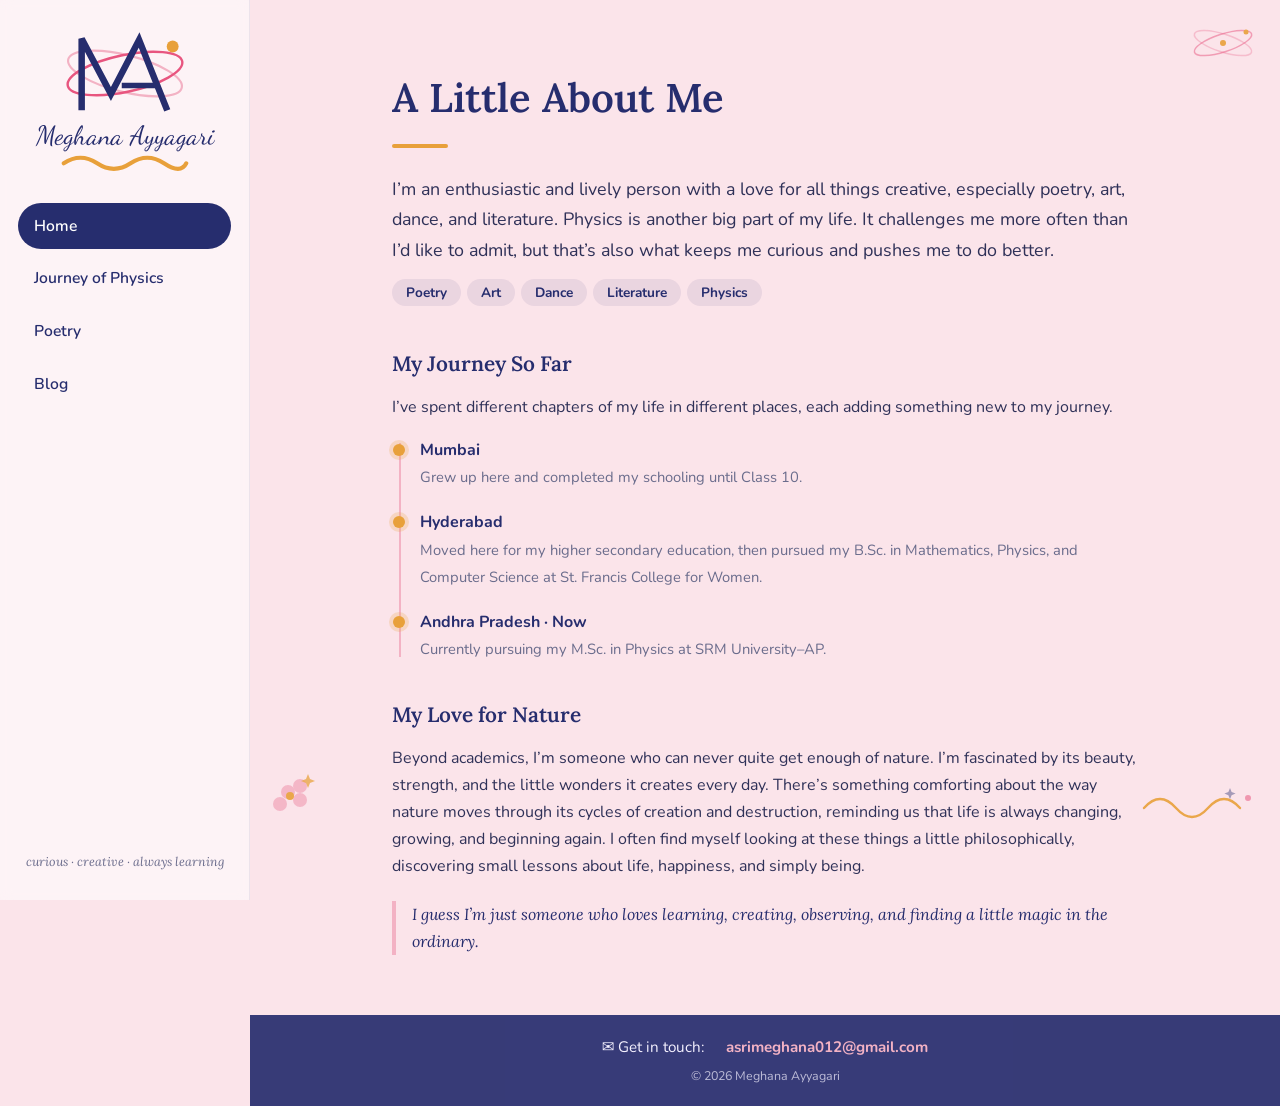
<file: index.html>
<!DOCTYPE html>
<html lang="en">
<head>
<meta charset="UTF-8">
<meta name="viewport" content="width=device-width, initial-scale=1">
<title>Home | Meghana Ayyagari</title>
<link rel="preconnect" href="https://fonts.googleapis.com">
<link rel="preconnect" href="https://fonts.gstatic.com" crossorigin>
<link href="https://fonts.googleapis.com/css2?family=Dancing+Script:wght@600&family=Lora:ital,wght@0,400;0,600;1,400&family=Nunito:wght@400;600;700&display=swap" rel="stylesheet">
<link rel="stylesheet" href="style.css">
</head>
<body data-page="home">

<button class="menu-btn" id="menuBtn" aria-label="Open menu">&#9776;</button>

<aside class="sidebar" id="sidebar">
  <a class="brand" href="index.html">
    <!-- logo: MA monogram with orbit, rebuilt as SVG -->
    <svg viewBox="0 0 120 84" xmlns="http://www.w3.org/2000/svg" role="img" aria-label="MA logo">
      <ellipse cx="60" cy="42" rx="54" ry="17" fill="none" stroke="#f3b2c4" stroke-width="2" transform="rotate(14 60 42)"/>
      <ellipse cx="60" cy="42" rx="54" ry="17" fill="none" stroke="#e8557f" stroke-width="2.2" transform="rotate(-12 60 42)"/>
      <circle cx="104" cy="17" r="5.5" fill="#e8a03a"/>
      <g transform="translate(20 8)" fill="none" stroke="#262d6e" stroke-width="6" stroke-linejoin="miter">
        <polyline points="0,68 0,2 27,53 53,3 79,68" stroke-linecap="butt"/>
        <line x1="37" y1="45" x2="68" y2="45" stroke-width="5"/>
      </g>
    </svg>
    <div class="name">Meghana Ayyagari</div>
    <svg class="squiggle" width="70" height="10" viewBox="0 0 70 10"><path d="M2 5 Q 11 -1 20 5 T 38 5 T 56 5 T 68 5" fill="none" stroke="#e8a03a" stroke-width="2.2" stroke-linecap="round"/></svg>
  </a>
  <nav>
    <a href="index.html" class="active">Home</a>
    <a href="physics.html">Journey of Physics</a>
    <a href="poetry.html">Poetry</a>
    <a href="blog.html">Blog</a>
  </nav>
  <div class="side-note">curious &middot; creative &middot; always learning</div>
</aside>

<!-- tiny corner decor -->
<svg class="decor tr" viewBox="0 0 70 50" aria-hidden="true">
  <ellipse cx="35" cy="25" rx="30" ry="9" fill="none" stroke="#e8557f" stroke-opacity=".55" stroke-width="1.5" transform="rotate(-18 35 25)"/>
  <ellipse cx="35" cy="25" rx="30" ry="9" fill="none" stroke="#e8557f" stroke-opacity=".3" stroke-width="1.5" transform="rotate(18 35 25)"/>
  <circle cx="35" cy="25" r="3" fill="#e8a03a"/>
  <circle cx="58" cy="14" r="2.5" fill="#e8a03a"/>
</svg>
<svg class="decor bl" viewBox="0 0 64 64" aria-hidden="true">
  <g fill="#f3b2c4"><circle cx="20" cy="40" r="7"/><circle cx="32" cy="34" r="7"/><circle cx="32" cy="48" r="7"/><circle cx="12" cy="52" r="7"/><circle cx="24" cy="54" r="0"/></g>
  <circle cx="22" cy="44" r="4" fill="#e8a03a"/>
  <path d="M40 22 l2 5 5 2 -5 2 -2 5 -2-5 -5-2 5-2z" fill="#e8a03a" fill-opacity=".8"/>
</svg>
<svg class="decor br" viewBox="0 0 120 40" aria-hidden="true">
  <path d="M4 26 Q 20 8 36 26 T 68 26 T 100 26" fill="none" stroke="#e8a03a" stroke-width="2.4" stroke-linecap="round"/>
  <circle cx="108" cy="16" r="3" fill="#e8557f" fill-opacity=".6"/>
  <path d="M90 6 l1.6 4 4 1.6 -4 1.6 -1.6 4 -1.6-4 -4-1.6 4-1.6z" fill="#262d6e" fill-opacity=".45"/>
</svg>

<main>

  <section class="page" id="home" data-title="Home">
    <h1>A Little About Me</h1>
    <div class="rule"></div>
    <p class="lead">I&rsquo;m an enthusiastic and lively person with a love for all things creative, especially poetry, art, dance, and literature. Physics is another big part of my life. It challenges me more often than I&rsquo;d like to admit, but that&rsquo;s also what keeps me curious and pushes me to do better.</p>
    <p>
      <span class="tag">Poetry</span><span class="tag">Art</span><span class="tag">Dance</span><span class="tag">Literature</span><span class="tag">Physics</span>
    </p>

    <h2>My Journey So Far</h2>
    <p>I&rsquo;ve spent different chapters of my life in different places, each adding something new to my journey.</p>
    <ul class="timeline">
      <li><b>Mumbai</b><small>Grew up here and completed my schooling until Class 10.</small></li>
      <li><b>Hyderabad</b><small>Moved here for my higher secondary education, then pursued my B.Sc. in Mathematics, Physics, and Computer Science at St. Francis College for Women.</small></li>
      <li><b>Andhra Pradesh &middot; Now</b><small>Currently pursuing my M.Sc. in Physics at SRM University&ndash;AP.</small></li>
    </ul>

    <h2>My Love for Nature</h2>
    <p>Beyond academics, I&rsquo;m someone who can never quite get enough of nature. I&rsquo;m fascinated by its beauty, strength, and the little wonders it creates every day. There&rsquo;s something comforting about the way nature moves through its cycles of creation and destruction, reminding us that life is always changing, growing, and beginning again. I often find myself looking at these things a little philosophically, discovering small lessons about life, happiness, and simply being.</p>
    <p class="quote">I guess I&rsquo;m just someone who loves learning, creating, observing, and finding a little magic in the ordinary.</p>
  </section>

  <!-- contact footer (same on every page) -->
  <footer>
    <div class="row">
      <span>&#9993; Get in touch:</span>
      <a href="mailto:asrimeghana012@gmail.com">asrimeghana012@gmail.com</a>
    </div>
    <div class="tiny">&copy; <span id="yr"></span> Meghana Ayyagari</div>
  </footer>
</main>

<script>

  document.getElementById('menuBtn').addEventListener('click', function(){ document.getElementById('sidebar').classList.toggle('open'); });
  document.getElementById('yr').textContent = new Date().getFullYear();
</script>
</body>
</html>
</file>
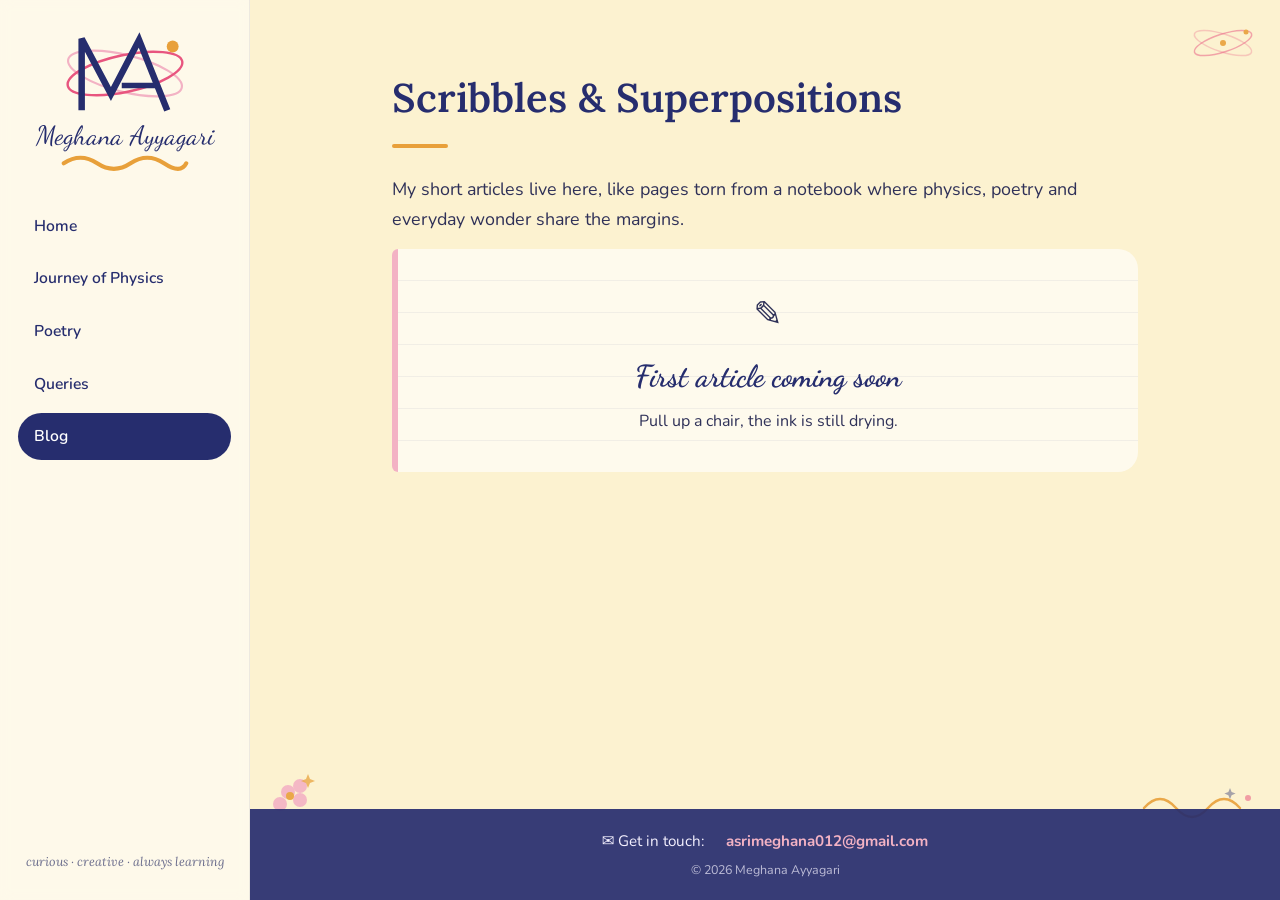
<file: blog.html>
<!DOCTYPE html>
<html lang="en">
<head>
<meta charset="UTF-8">
<meta name="viewport" content="width=device-width, initial-scale=1">
<title>Blog | Meghana Ayyagari</title>
<link rel="preconnect" href="https://fonts.googleapis.com">
<link rel="preconnect" href="https://fonts.gstatic.com" crossorigin>
<link href="https://fonts.googleapis.com/css2?family=Dancing+Script:wght@600&family=Lora:ital,wght@0,400;0,600;1,400&family=Nunito:wght@400;600;700&display=swap" rel="stylesheet">
<link rel="stylesheet" href="style.css">
</head>
<body data-page="blog">

<button class="menu-btn" id="menuBtn" aria-label="Open menu">&#9776;</button>

<aside class="sidebar" id="sidebar">
  <a class="brand" href="index.html">
    <!-- logo: MA monogram with orbit, rebuilt as SVG -->
    <svg viewBox="0 0 120 84" xmlns="http://www.w3.org/2000/svg" role="img" aria-label="MA logo">
      <ellipse cx="60" cy="42" rx="54" ry="17" fill="none" stroke="#f3b2c4" stroke-width="2" transform="rotate(14 60 42)"/>
      <ellipse cx="60" cy="42" rx="54" ry="17" fill="none" stroke="#e8557f" stroke-width="2.2" transform="rotate(-12 60 42)"/>
      <circle cx="104" cy="17" r="5.5" fill="#e8a03a"/>
      <g transform="translate(20 8)" fill="none" stroke="#262d6e" stroke-width="6" stroke-linejoin="miter">
        <polyline points="0,68 0,2 27,53 53,3 79,68" stroke-linecap="butt"/>
        <line x1="37" y1="45" x2="68" y2="45" stroke-width="5"/>
      </g>
    </svg>
    <div class="name">Meghana Ayyagari</div>
    <svg class="squiggle" width="70" height="10" viewBox="0 0 70 10"><path d="M2 5 Q 11 -1 20 5 T 38 5 T 56 5 T 68 5" fill="none" stroke="#e8a03a" stroke-width="2.2" stroke-linecap="round"/></svg>
  </a>
  <nav>
    <a href="index.html">Home</a>
    <a href="physics.html">Journey of Physics</a>
    <a href="poetry.html">Poetry</a>
    <a href="queries.html">Queries</a>
    <a href="blog.html" class="active">Blog</a>
  </nav>
  <div class="side-note">curious &middot; creative &middot; always learning</div>
</aside>

<!-- tiny corner decor -->
<svg class="decor tr" viewBox="0 0 70 50" aria-hidden="true">
  <ellipse cx="35" cy="25" rx="30" ry="9" fill="none" stroke="#e8557f" stroke-opacity=".55" stroke-width="1.5" transform="rotate(-18 35 25)"/>
  <ellipse cx="35" cy="25" rx="30" ry="9" fill="none" stroke="#e8557f" stroke-opacity=".3" stroke-width="1.5" transform="rotate(18 35 25)"/>
  <circle cx="35" cy="25" r="3" fill="#e8a03a"/>
  <circle cx="58" cy="14" r="2.5" fill="#e8a03a"/>
</svg>
<svg class="decor bl" viewBox="0 0 64 64" aria-hidden="true">
  <g fill="#f3b2c4"><circle cx="20" cy="40" r="7"/><circle cx="32" cy="34" r="7"/><circle cx="32" cy="48" r="7"/><circle cx="12" cy="52" r="7"/><circle cx="24" cy="54" r="0"/></g>
  <circle cx="22" cy="44" r="4" fill="#e8a03a"/>
  <path d="M40 22 l2 5 5 2 -5 2 -2 5 -2-5 -5-2 5-2z" fill="#e8a03a" fill-opacity=".8"/>
</svg>
<svg class="decor br" viewBox="0 0 120 40" aria-hidden="true">
  <path d="M4 26 Q 20 8 36 26 T 68 26 T 100 26" fill="none" stroke="#e8a03a" stroke-width="2.4" stroke-linecap="round"/>
  <circle cx="108" cy="16" r="3" fill="#e8557f" fill-opacity=".6"/>
  <path d="M90 6 l1.6 4 4 1.6 -4 1.6 -1.6 4 -1.6-4 -4-1.6 4-1.6z" fill="#262d6e" fill-opacity=".45"/>
</svg>

<main>

  <section class="page" id="blog" data-title="Blog">
    <h1>Scribbles &amp; Superpositions</h1>
    <div class="rule"></div>
    <p class="lead">My short articles live here, like pages torn from a notebook where physics, poetry and everyday wonder share the margins.</p>
    <div class="posts" id="posts"></div>
  </section>

  <!-- contact footer (same on every page) -->
  <footer>
    <div class="row">
      <span>&#9993; Get in touch:</span>
      <a href="mailto:asrimeghana012@gmail.com">asrimeghana012@gmail.com</a>
    </div>
    <div class="tiny">&copy; <span id="yr"></span> Meghana Ayyagari</div>
  </footer>
</main>

<script>
  /* ---------- BLOG POSTS: add your articles here ----------
     Copy this template into the array, one object per article:
     {
       title: "Why the Math Gets Easier",
       date: "October 2026",
       body: "Your short article text. Use <br><br> for paragraph breaks."
     }
  */
  const posts = [];

  const postsEl = document.getElementById('posts');
  if (posts.length === 0) {
    postsEl.innerHTML = '<div class="post empty"><div class="pen">&#9998;</div><h3>First article coming soon</h3><p style="margin:0">Pull up a chair, the ink is still drying.</p></div>';
  } else {
    postsEl.innerHTML = posts.map(p =>
      '<article class="post"><h3>' + p.title + '</h3><div class="date">' + p.date + '</div><p style="margin:0">' + p.body + '</p></article>'
    ).join('');
  }


  document.getElementById('menuBtn').addEventListener('click', function(){ document.getElementById('sidebar').classList.toggle('open'); });
  document.getElementById('yr').textContent = new Date().getFullYear();
</script>
</body>
</html>
</file>
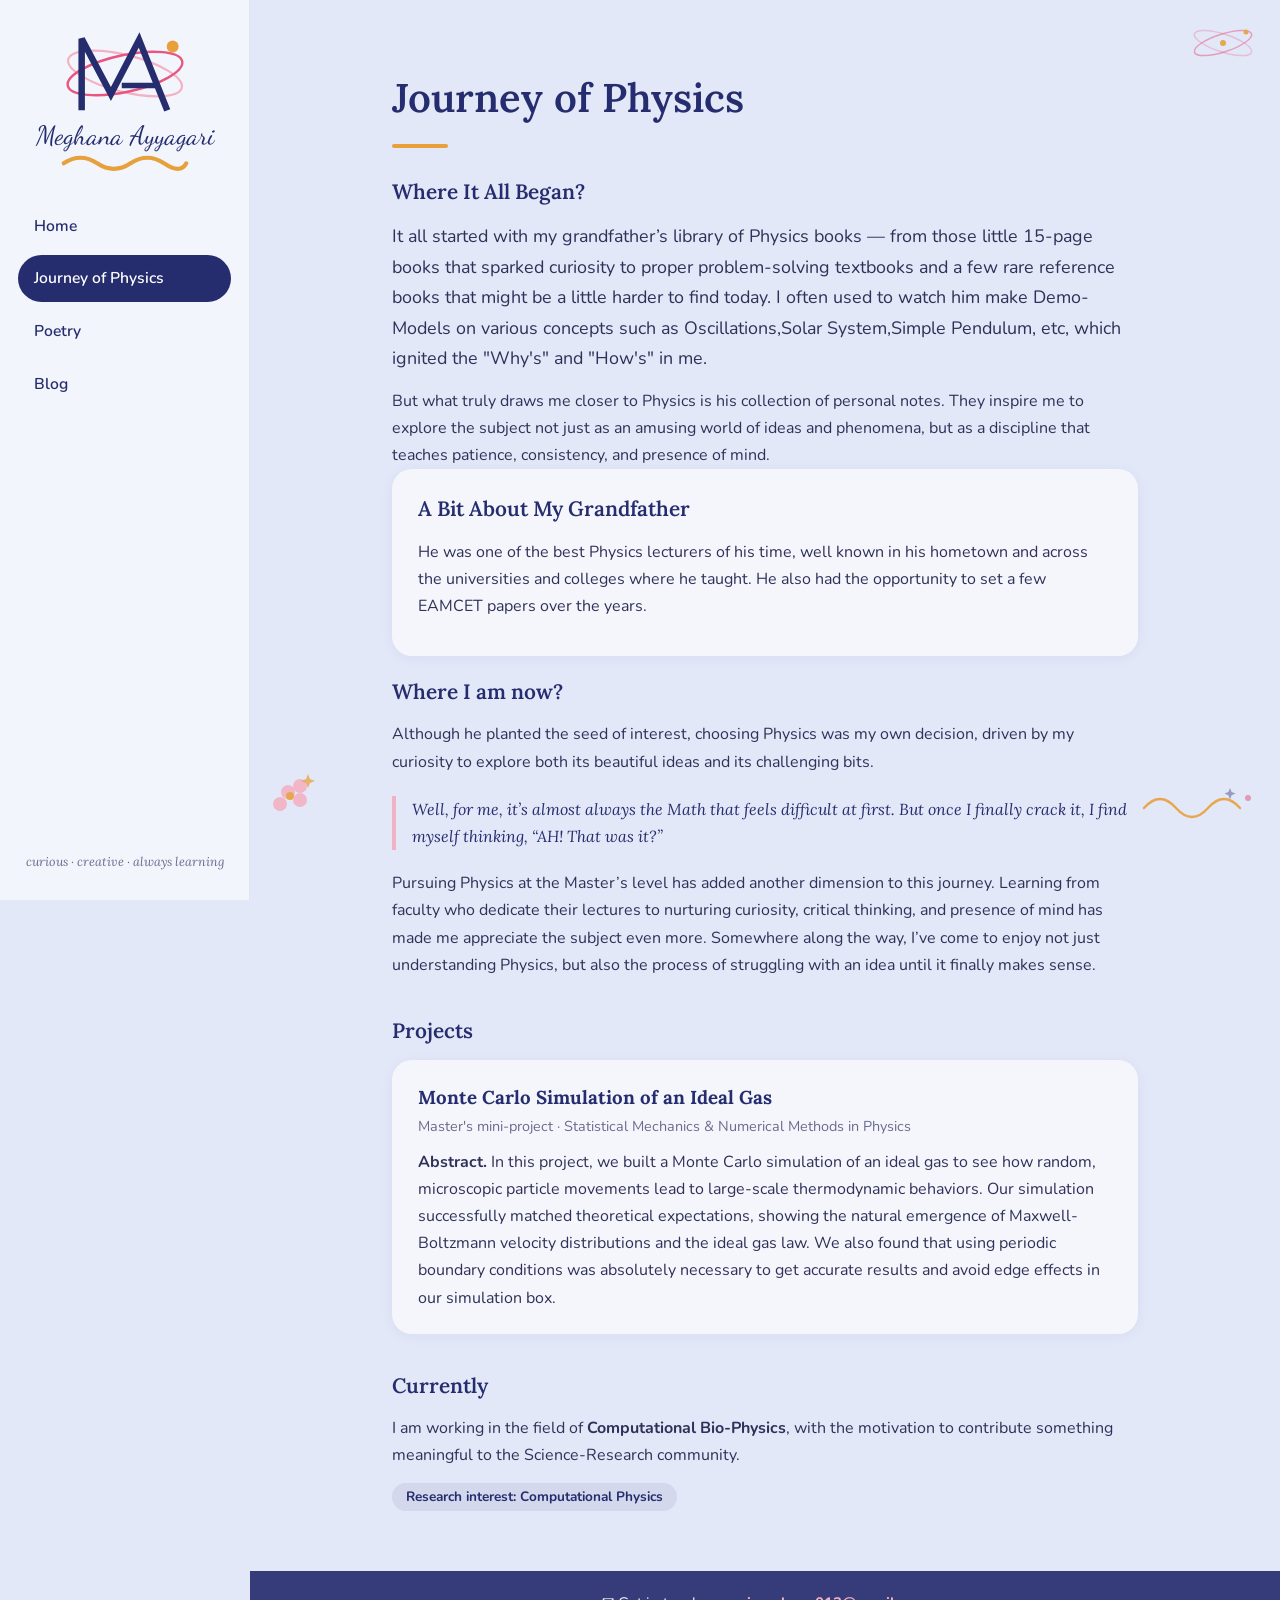
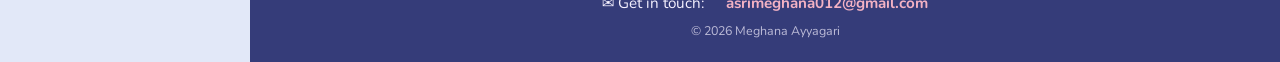
<file: physics.html>
<!DOCTYPE html>
<html lang="en">
<head>
<meta charset="UTF-8">
<meta name="viewport" content="width=device-width, initial-scale=1">
<title>Journey of Physics | Meghana Ayyagari</title>
<link rel="preconnect" href="https://fonts.googleapis.com">
<link rel="preconnect" href="https://fonts.gstatic.com" crossorigin>
<link href="https://fonts.googleapis.com/css2?family=Dancing+Script:wght@600&family=Lora:ital,wght@0,400;0,600;1,400&family=Nunito:wght@400;600;700&display=swap" rel="stylesheet">
<link rel="stylesheet" href="style.css">
</head>
<body data-page="physics">

<button class="menu-btn" id="menuBtn" aria-label="Open menu">&#9776;</button>

<aside class="sidebar" id="sidebar">
  <a class="brand" href="index.html">
    <!-- logo: MA monogram with orbit, rebuilt as SVG -->
    <svg viewBox="0 0 120 84" xmlns="http://www.w3.org/2000/svg" role="img" aria-label="MA logo">
      <ellipse cx="60" cy="42" rx="54" ry="17" fill="none" stroke="#f3b2c4" stroke-width="2" transform="rotate(14 60 42)"/>
      <ellipse cx="60" cy="42" rx="54" ry="17" fill="none" stroke="#e8557f" stroke-width="2.2" transform="rotate(-12 60 42)"/>
      <circle cx="104" cy="17" r="5.5" fill="#e8a03a"/>
      <g transform="translate(20 8)" fill="none" stroke="#262d6e" stroke-width="6" stroke-linejoin="miter">
        <polyline points="0,68 0,2 27,53 53,3 79,68" stroke-linecap="butt"/>
        <line x1="37" y1="45" x2="68" y2="45" stroke-width="5"/>
      </g>
    </svg>
    <div class="name">Meghana Ayyagari</div>
    <svg class="squiggle" width="70" height="10" viewBox="0 0 70 10"><path d="M2 5 Q 11 -1 20 5 T 38 5 T 56 5 T 68 5" fill="none" stroke="#e8a03a" stroke-width="2.2" stroke-linecap="round"/></svg>
  </a>
  <nav>
    <a href="index.html">Home</a>
    <a href="physics.html" class="active">Journey of Physics</a>
    <a href="poetry.html">Poetry</a>
    <a href="blog.html">Blog</a>
  </nav>
  <div class="side-note">curious &middot; creative &middot; always learning</div>
</aside>

<!-- tiny corner decor -->
<svg class="decor tr" viewBox="0 0 70 50" aria-hidden="true">
  <ellipse cx="35" cy="25" rx="30" ry="9" fill="none" stroke="#e8557f" stroke-opacity=".55" stroke-width="1.5" transform="rotate(-18 35 25)"/>
  <ellipse cx="35" cy="25" rx="30" ry="9" fill="none" stroke="#e8557f" stroke-opacity=".3" stroke-width="1.5" transform="rotate(18 35 25)"/>
  <circle cx="35" cy="25" r="3" fill="#e8a03a"/>
  <circle cx="58" cy="14" r="2.5" fill="#e8a03a"/>
</svg>
<svg class="decor bl" viewBox="0 0 64 64" aria-hidden="true">
  <g fill="#f3b2c4"><circle cx="20" cy="40" r="7"/><circle cx="32" cy="34" r="7"/><circle cx="32" cy="48" r="7"/><circle cx="12" cy="52" r="7"/><circle cx="24" cy="54" r="0"/></g>
  <circle cx="22" cy="44" r="4" fill="#e8a03a"/>
  <path d="M40 22 l2 5 5 2 -5 2 -2 5 -2-5 -5-2 5-2z" fill="#e8a03a" fill-opacity=".8"/>
</svg>
<svg class="decor br" viewBox="0 0 120 40" aria-hidden="true">
  <path d="M4 26 Q 20 8 36 26 T 68 26 T 100 26" fill="none" stroke="#e8a03a" stroke-width="2.4" stroke-linecap="round"/>
  <circle cx="108" cy="16" r="3" fill="#e8557f" fill-opacity=".6"/>
  <path d="M90 6 l1.6 4 4 1.6 -4 1.6 -1.6 4 -1.6-4 -4-1.6 4-1.6z" fill="#262d6e" fill-opacity=".45"/>
</svg>

<main>

  <section class="page" id="physics" data-title="Journey of Physics">
    <h1>Journey of Physics</h1>
    <div class="rule"></div>
    <h2 style="margin-top:0">Where It All Began?</h2>
    <p class="lead">It all started with my grandfather&rsquo;s library of Physics books &mdash; from those little 15-page books that sparked curiosity to proper problem-solving textbooks and a few rare reference books that might be a little harder to find today. I often used to watch him make Demo-Models on various concepts such as Oscillations,Solar System,Simple Pendulum, etc, which ignited the "Why's" and "How's" in me.</p>
    <p style="margin-bottom:0">But what truly draws me closer to Physics is his collection of personal notes. They inspire me to explore the subject not just as an amusing world of ideas and phenomena, but as a discipline that teaches patience, consistency, and presence of mind.</p>

    <div class="card">
      <h2 style="margin-top:0">A Bit About My Grandfather</h2>
      <p>He was one of the best Physics lecturers of his time, well known in his hometown and across the universities and colleges where he taught. He also had the opportunity to set a few EAMCET papers over the years.</p>
    </div>

    <h2 style="margin-top:0">Where I am now?</h2>
    <p>Although he planted the seed of interest, choosing Physics was my own decision, driven by my curiosity to explore both its beautiful ideas and its challenging bits.</p>
    <p class="quote">Well, for me, it&rsquo;s almost always the Math that feels difficult at first. But once I finally crack it, I find myself thinking, &ldquo;AH! That was it?&rdquo;</p>
    <p>Pursuing Physics at the Master&rsquo;s level has added another dimension to this journey. Learning from faculty who dedicate their lectures to nurturing curiosity, critical thinking, and presence of mind has made me appreciate the subject even more. Somewhere along the way, I&rsquo;ve come to enjoy not just understanding Physics, but also the process of struggling with an idea until it finally makes sense.</p>

    <h2>Projects</h2>
    <div class="card">
      <h3 style="font-family:'Lora',serif;color:var(--navy)">Monte Carlo Simulation of an Ideal Gas</h3>
      <div class="meta">Master's mini-project &middot; Statistical Mechanics &amp; Numerical Methods in Physics</div>
      <p style="margin-bottom:0"><b>Abstract.</b> In this project, we built a Monte Carlo simulation of an ideal gas to see how random, microscopic particle movements lead to large-scale thermodynamic behaviors. Our simulation successfully matched theoretical expectations, showing the natural emergence of Maxwell-Boltzmann velocity distributions and the ideal gas law. We also found that using periodic boundary conditions was absolutely necessary to get accurate results and avoid edge effects in our simulation box.</p>
    </div>

    <h2>Currently</h2>
    <p>I am working in the field of <b>Computational Bio-Physics</b>, with the motivation to contribute something meaningful to the Science-Research community.</p>
    <p><span class="tag">Research interest: Computational Physics</span></p>
  </section>

  <!-- contact footer (same on every page) -->
  <footer>
    <div class="row">
      <span>&#9993; Get in touch:</span>
      <a href="mailto:asrimeghana012@gmail.com">asrimeghana012@gmail.com</a>
    </div>
    <div class="tiny">&copy; <span id="yr"></span> Meghana Ayyagari</div>
  </footer>
</main>

<script>

  document.getElementById('menuBtn').addEventListener('click', function(){ document.getElementById('sidebar').classList.toggle('open'); });
  document.getElementById('yr').textContent = new Date().getFullYear();
</script>
</body>
</html>
</file>
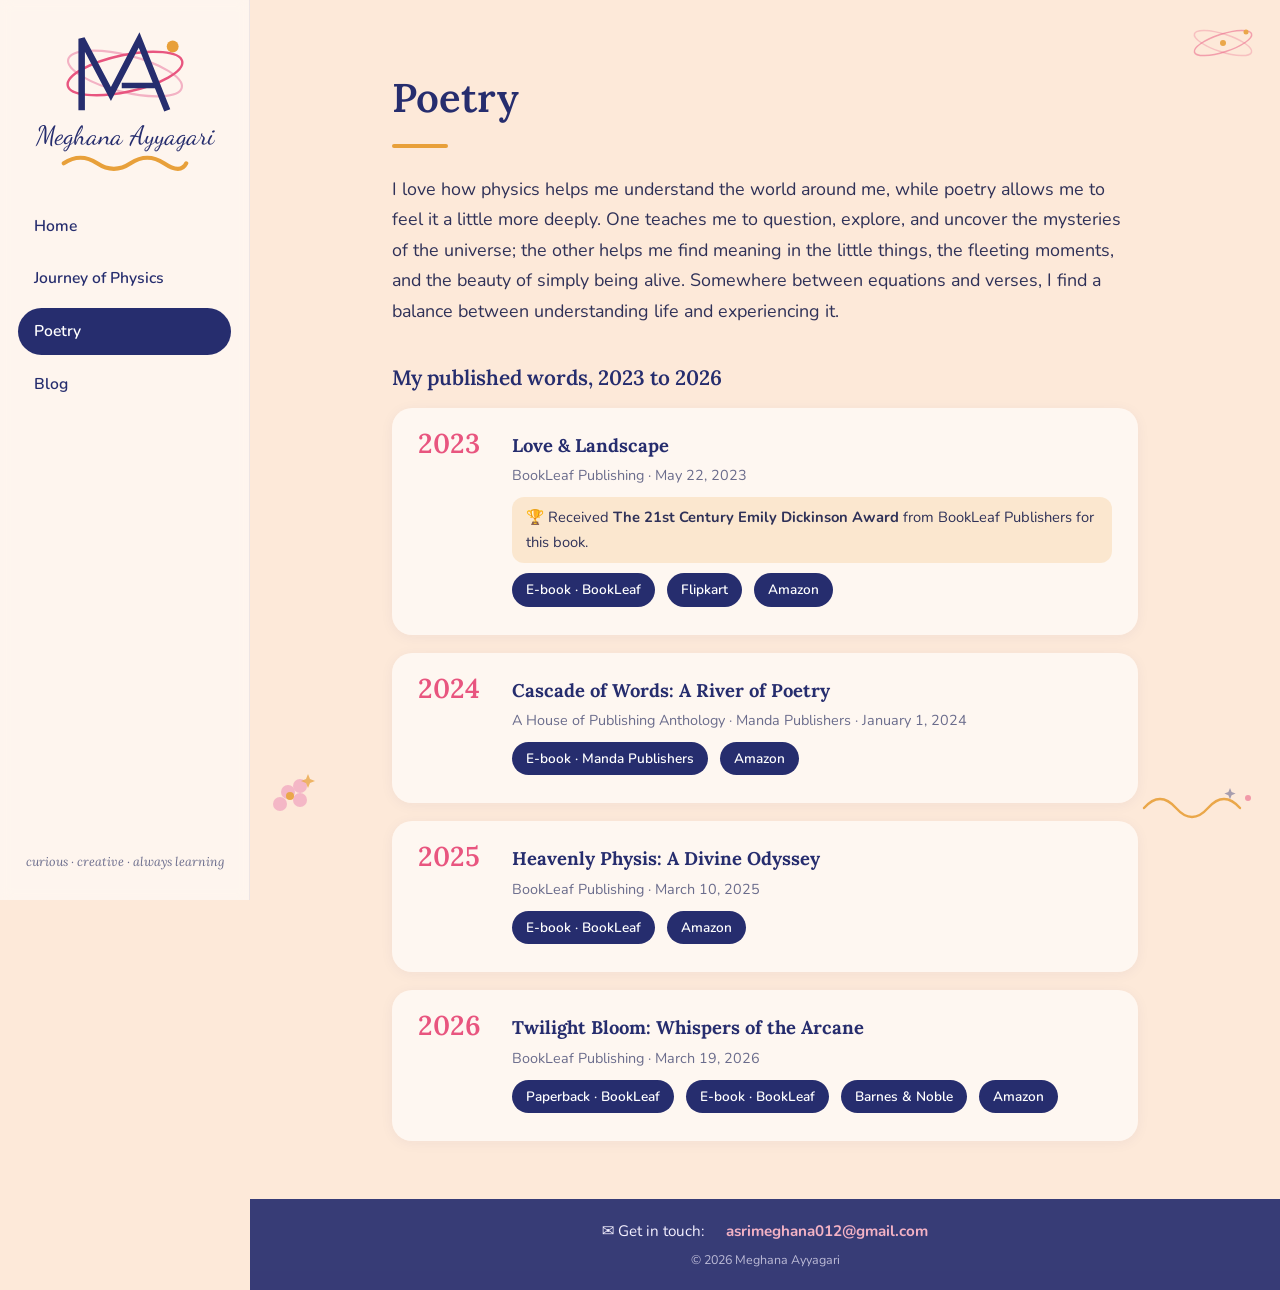
<file: poetry.html>
<!DOCTYPE html>
<html lang="en">
<head>
<meta charset="UTF-8">
<meta name="viewport" content="width=device-width, initial-scale=1">
<title>Poetry | Meghana Ayyagari</title>
<link rel="preconnect" href="https://fonts.googleapis.com">
<link rel="preconnect" href="https://fonts.gstatic.com" crossorigin>
<link href="https://fonts.googleapis.com/css2?family=Dancing+Script:wght@600&family=Lora:ital,wght@0,400;0,600;1,400&family=Nunito:wght@400;600;700&display=swap" rel="stylesheet">
<link rel="stylesheet" href="style.css">
</head>
<body data-page="poetry">

<button class="menu-btn" id="menuBtn" aria-label="Open menu">&#9776;</button>

<aside class="sidebar" id="sidebar">
  <a class="brand" href="index.html">
    <!-- logo: MA monogram with orbit, rebuilt as SVG -->
    <svg viewBox="0 0 120 84" xmlns="http://www.w3.org/2000/svg" role="img" aria-label="MA logo">
      <ellipse cx="60" cy="42" rx="54" ry="17" fill="none" stroke="#f3b2c4" stroke-width="2" transform="rotate(14 60 42)"/>
      <ellipse cx="60" cy="42" rx="54" ry="17" fill="none" stroke="#e8557f" stroke-width="2.2" transform="rotate(-12 60 42)"/>
      <circle cx="104" cy="17" r="5.5" fill="#e8a03a"/>
      <g transform="translate(20 8)" fill="none" stroke="#262d6e" stroke-width="6" stroke-linejoin="miter">
        <polyline points="0,68 0,2 27,53 53,3 79,68" stroke-linecap="butt"/>
        <line x1="37" y1="45" x2="68" y2="45" stroke-width="5"/>
      </g>
    </svg>
    <div class="name">Meghana Ayyagari</div>
    <svg class="squiggle" width="70" height="10" viewBox="0 0 70 10"><path d="M2 5 Q 11 -1 20 5 T 38 5 T 56 5 T 68 5" fill="none" stroke="#e8a03a" stroke-width="2.2" stroke-linecap="round"/></svg>
  </a>
  <nav>
    <a href="index.html">Home</a>
    <a href="physics.html">Journey of Physics</a>
    <a href="poetry.html" class="active">Poetry</a>
    <a href="blog.html">Blog</a>
  </nav>
  <div class="side-note">curious &middot; creative &middot; always learning</div>
</aside>

<!-- tiny corner decor -->
<svg class="decor tr" viewBox="0 0 70 50" aria-hidden="true">
  <ellipse cx="35" cy="25" rx="30" ry="9" fill="none" stroke="#e8557f" stroke-opacity=".55" stroke-width="1.5" transform="rotate(-18 35 25)"/>
  <ellipse cx="35" cy="25" rx="30" ry="9" fill="none" stroke="#e8557f" stroke-opacity=".3" stroke-width="1.5" transform="rotate(18 35 25)"/>
  <circle cx="35" cy="25" r="3" fill="#e8a03a"/>
  <circle cx="58" cy="14" r="2.5" fill="#e8a03a"/>
</svg>
<svg class="decor bl" viewBox="0 0 64 64" aria-hidden="true">
  <g fill="#f3b2c4"><circle cx="20" cy="40" r="7"/><circle cx="32" cy="34" r="7"/><circle cx="32" cy="48" r="7"/><circle cx="12" cy="52" r="7"/><circle cx="24" cy="54" r="0"/></g>
  <circle cx="22" cy="44" r="4" fill="#e8a03a"/>
  <path d="M40 22 l2 5 5 2 -5 2 -2 5 -2-5 -5-2 5-2z" fill="#e8a03a" fill-opacity=".8"/>
</svg>
<svg class="decor br" viewBox="0 0 120 40" aria-hidden="true">
  <path d="M4 26 Q 20 8 36 26 T 68 26 T 100 26" fill="none" stroke="#e8a03a" stroke-width="2.4" stroke-linecap="round"/>
  <circle cx="108" cy="16" r="3" fill="#e8557f" fill-opacity=".6"/>
  <path d="M90 6 l1.6 4 4 1.6 -4 1.6 -1.6 4 -1.6-4 -4-1.6 4-1.6z" fill="#262d6e" fill-opacity=".45"/>
</svg>

<main>

  <section class="page" id="poetry" data-title="Poetry">
    <h1>Poetry</h1>
    <div class="rule"></div>
    <p class="lead">I love how physics helps me understand the world around me, while poetry allows me to feel it a little more deeply. One teaches me to question, explore, and uncover the mysteries of the universe; the other helps me find meaning in the little things, the fleeting moments, and the beauty of simply being alive. Somewhere between equations and verses, I find a balance between understanding life and experiencing it.</p>
    <h2>My published words, 2023 to 2026</h2>

    <article class="card book">
      <div class="year">2023</div>
      <div>
        <h3>Love &amp; Landscape</h3>
        <div class="meta">BookLeaf Publishing &middot; May 22, 2023</div>
        <div class="award">&#127942; Received <b>The 21st Century Emily Dickinson Award</b> from BookLeaf Publishers for this book.</div>
        <div class="links">
          <a href="https://ebooks.bookleafpub.com/product-page/love-landscape" target="_blank" rel="noopener">E-book &middot; BookLeaf</a>
          <a href="https://www.flipkart.com/love-landscape/p/itm566b4b4e3e84c" target="_blank" rel="noopener">Flipkart</a>
          <a href="https://amzn.in/d/03GtPsc7" target="_blank" rel="noopener">Amazon</a>
        </div>
      </div>
    </article>

    <article class="card book">
      <div class="year">2024</div>
      <div>
        <h3>Cascade of Words: A River of Poetry</h3>
        <div class="meta">A House of Publishing Anthology &middot; Manda Publishers &middot; January 1, 2024</div>
        <div class="links">
          <a href="https://mandapublishers.com/product/cascade-of-words-a-river-of-poetry/?v=14169eaccff3" target="_blank" rel="noopener">E-book &middot; Manda Publishers</a>
          <a href="https://amzn.in/d/07VnY3NV" target="_blank" rel="noopener">Amazon</a>
        </div>
      </div>
    </article>

    <article class="card book">
      <div class="year">2025</div>
      <div>
        <h3>Heavenly Physis: A Divine Odyssey</h3>
        <div class="meta">BookLeaf Publishing &middot; March 10, 2025</div>
        <div class="links">
          <a href="https://ebooks.bookleafpub.com/product-page/heavenly-physis-a-divine-odyssey" target="_blank" rel="noopener">E-book &middot; BookLeaf</a>
          <a href="https://amzn.in/d/0aMnMgPs" target="_blank" rel="noopener">Amazon</a>
        </div>
      </div>
    </article>

    <article class="card book">
      <div class="year">2026</div>
      <div>
        <h3>Twilight Bloom: Whispers of the Arcane</h3>
        <div class="meta">BookLeaf Publishing &middot; March 19, 2026</div>
        <div class="links">
          <a href="https://store.bookleafpub.com/products/9789375109013" target="_blank" rel="noopener">Paperback &middot; BookLeaf</a>
          <a href="https://ebooks.bookleafpub.com/product-page/twilight-bloom" target="_blank" rel="noopener">E-book &middot; BookLeaf</a>
          <a href="https://www.barnesandnoble.com/w/twilight-bloom-whispers-of-the-arcane-meghana-ayyagari/1151666601?ean=9789375109013" target="_blank" rel="noopener">Barnes &amp; Noble</a>
          <a href="https://amzn.in/d/04MuAcak" target="_blank" rel="noopener">Amazon</a>
        </div>
      </div>
    </article>
  </section>

  <!-- contact footer (same on every page) -->
  <footer>
    <div class="row">
      <span>&#9993; Get in touch:</span>
      <a href="mailto:asrimeghana012@gmail.com">asrimeghana012@gmail.com</a>
    </div>
    <div class="tiny">&copy; <span id="yr"></span> Meghana Ayyagari</div>
  </footer>
</main>

<script>

  document.getElementById('menuBtn').addEventListener('click', function(){ document.getElementById('sidebar').classList.toggle('open'); });
  document.getElementById('yr').textContent = new Date().getFullYear();
</script>
</body>
</html>
</file>
<file: style.css>
:root{
    --navy:#262d6e;
    --rose:#e8557f;
    --rose-soft:#f3b2c4;
    --gold:#e8a03a;
    --ink:#2f3158;
    --muted:#6a6c8c;
    --card:rgba(255,255,255,.62);
    --bg:#fbe4ea;
    --side:250px;
  }
  *{box-sizing:border-box;margin:0;padding:0}
  html{scroll-behavior:smooth}
  body{
    font-family:'Nunito',system-ui,sans-serif;
    color:var(--ink);
    background:var(--bg);
    transition:background .5s ease;
    line-height:1.7;
  }
  /* solid pastel per page */
  body[data-page="home"]   {--bg:#fbe4ea}
  body[data-page="physics"]{--bg:#e2e8f8}
  body[data-page="poetry"] {--bg:#fde9d9}
  body[data-page="queries"]{--bg:#dff2e8}
  body[data-page="blog"]   {--bg:#fcf2d0}

  /* ---------- sidebar ---------- */
  .sidebar{
    position:fixed;inset:0 auto 0 0;width:var(--side);
    background:rgba(255,255,255,.55);
    backdrop-filter:blur(6px);
    border-right:1px solid rgba(38,45,110,.08);
    display:flex;flex-direction:column;align-items:center;
    padding:28px 18px;z-index:20;
  }
  .brand{display:block;text-decoration:none;text-align:center;margin-bottom:30px}
  .brand svg{width:130px;height:auto;display:block;margin:0 auto}
  .brand .name{font-family:'Dancing Script',cursive;font-size:1.65rem;color:var(--navy);line-height:1.1;margin-top:2px}
  .brand .squiggle{display:block;margin:4px auto 0}
  nav{width:100%;display:flex;flex-direction:column;gap:6px}
  nav a{
    text-decoration:none;color:var(--navy);font-weight:600;
    padding:10px 16px;border-radius:999px;font-size:.98rem;
    transition:background .25s,transform .25s;
  }
  nav a:hover{background:rgba(232,85,127,.12);transform:translateX(3px)}
  nav a.active{background:var(--navy);color:#fff}
  .side-note{margin-top:auto;font-size:.78rem;color:var(--muted);text-align:center;font-style:italic;font-family:'Lora',serif}

  .menu-btn{
    display:none;position:fixed;top:12px;left:12px;z-index:30;
    background:var(--navy);color:#fff;border:0;border-radius:12px;
    width:42px;height:42px;font-size:1.3rem;cursor:pointer;
  }

  /* ---------- main ---------- */
  main{
    margin-left:var(--side);min-height:100vh;
    display:flex;flex-direction:column;position:relative;
  }
  .page{display:block;padding:64px clamp(24px,6vw,84px) 40px;max-width:900px;width:100%;margin:0 auto;position:relative;z-index:1;animation:fade .5s ease}
  @keyframes fade{from{opacity:0;transform:translateY(8px)}to{opacity:1;transform:none}}

  h1{font-family:'Lora',serif;font-weight:600;font-size:clamp(1.9rem,4vw,2.5rem);color:var(--navy);margin-bottom:6px}
  h1 + .rule{width:56px;height:4px;border-radius:4px;background:var(--gold);margin:12px 0 26px}
  h2{font-family:'Lora',serif;font-weight:600;color:var(--navy);font-size:1.3rem;margin:34px 0 12px}
  p{margin-bottom:14px}
  a{color:var(--rose)}
  .lead{font-size:1.12rem}
  .card{background:var(--card);border-radius:20px;padding:22px 26px;margin-bottom:18px;box-shadow:0 2px 14px rgba(38,45,110,.05)}
  .quote{font-family:'Lora',serif;font-style:italic;color:var(--navy);border-left:4px solid var(--rose-soft);padding-left:16px;margin:20px 0}
  .tag{display:inline-block;background:rgba(38,45,110,.08);color:var(--navy);border-radius:999px;padding:2px 14px;font-size:.85rem;font-weight:700;margin:0 6px 6px 0}

  /* journey timeline */
  .timeline{list-style:none;position:relative;margin:16px 0 8px;padding-left:28px}
  .timeline::before{content:"";position:absolute;left:7px;top:6px;bottom:6px;width:2px;background:var(--rose-soft)}
  .timeline li{position:relative;margin-bottom:18px}
  .timeline li::before{content:"";position:absolute;left:-27px;top:7px;width:12px;height:12px;border-radius:50%;background:var(--gold);box-shadow:0 0 0 4px rgba(232,160,58,.22)}
  .timeline b{display:block;color:var(--navy)}
  .timeline small{color:var(--muted);font-size:.92rem}

  /* poetry */
  .book{display:grid;grid-template-columns:76px 1fr;gap:18px;align-items:start}
  .year{font-family:'Lora',serif;font-size:1.7rem;color:var(--rose);font-weight:600;line-height:1}
  .book h3{font-family:'Lora',serif;color:var(--navy);font-size:1.15rem;margin-bottom:2px}
  .meta{color:var(--muted);font-size:.9rem;margin-bottom:10px}
  .award{background:rgba(232,160,58,.18);border-radius:12px;padding:8px 14px;font-size:.92rem;margin-bottom:10px}
  .links a{display:inline-block;margin:0 8px 6px 0;padding:5px 14px;border-radius:999px;background:var(--navy);color:#fff;text-decoration:none;font-size:.85rem;font-weight:600;transition:background .2s}
  .links a:hover{background:var(--rose)}

  /* queries */
  form{display:grid;gap:14px}
  label{font-weight:700;color:var(--navy);font-size:.92rem}
  input,select,textarea{
    width:100%;padding:12px 16px;border-radius:14px;border:1.5px solid rgba(38,45,110,.15);
    background:rgba(255,255,255,.85);font:inherit;color:var(--ink);margin-top:4px;
  }
  input:focus,select:focus,textarea:focus{outline:none;border-color:var(--rose)}
  textarea{min-height:130px;resize:vertical}
  button.go{justify-self:start;background:var(--rose);color:#fff;border:0;border-radius:999px;padding:12px 28px;font:inherit;font-weight:700;cursor:pointer;transition:transform .2s,background .2s}
  button.go:hover{background:var(--navy);transform:translateY(-2px)}
  .hint{font-size:.85rem;color:var(--muted)}

  /* blog */
  .posts{display:grid;gap:18px}
  .post{background:var(--card);border-radius:6px 20px 20px 6px;padding:22px 26px 22px 34px;position:relative;border-left:6px solid var(--rose-soft);
        background-image:repeating-linear-gradient(transparent 0 31px,rgba(38,45,110,.06) 31px 32px)}
  .post h3{font-family:'Lora',serif;color:var(--navy);margin-bottom:2px}
  .post .date{font-size:.85rem;color:var(--muted);margin-bottom:8px}
  .empty{text-align:center;padding:36px 24px}
  .empty .pen{font-size:2.2rem}
  .empty h3{font-family:'Dancing Script',cursive;font-size:1.9rem;color:var(--navy);margin:6px 0}

  /* decor */
  .decor{position:fixed;pointer-events:none;z-index:0;opacity:.9}
  .decor.tr{top:18px;right:22px;width:70px}
  .decor.bl{bottom:84px;left:calc(var(--side) + 18px);width:64px}
  .decor.br{bottom:78px;right:20px;width:120px}

  /* ---------- contact footer ---------- */
  footer{
    margin-top:auto;position:relative;z-index:1;
    background:rgba(38,45,110,.92);color:#f5f1ff;text-align:center;
    padding:20px 24px;font-size:.95rem;
  }
  footer .row{display:flex;flex-wrap:wrap;gap:6px 22px;justify-content:center;align-items:center}
  footer a{color:var(--rose-soft);font-weight:700;text-decoration:none}
  footer a:hover{text-decoration:underline}
  footer .tiny{font-size:.78rem;opacity:.7;margin-top:4px}

  @media (max-width:820px){
    .menu-btn{display:block}
    .sidebar{transform:translateX(-100%);transition:transform .3s ease;box-shadow:4px 0 24px rgba(38,45,110,.15)}
    .sidebar.open{transform:none}
    main{margin-left:0}
    .page{padding-top:78px}
    .decor.bl{left:14px}
    .book{grid-template-columns:1fr;gap:6px}
  }

  .fair-note{
  background:rgba(255,255,255,.7);
  border-left:5px solid var(--gold);
  border-radius:6px 18px 18px 6px;
  padding:16px 22px;
  margin:0 0 18px;
  font-family:'Lora',serif;
  font-style:italic;
  color:var(--navy);
  font-size:.98rem;
}
.fair-note b{
  font-style:normal;
  font-family:'Nunito',sans-serif;
  color:var(--rose);
}
</file>
